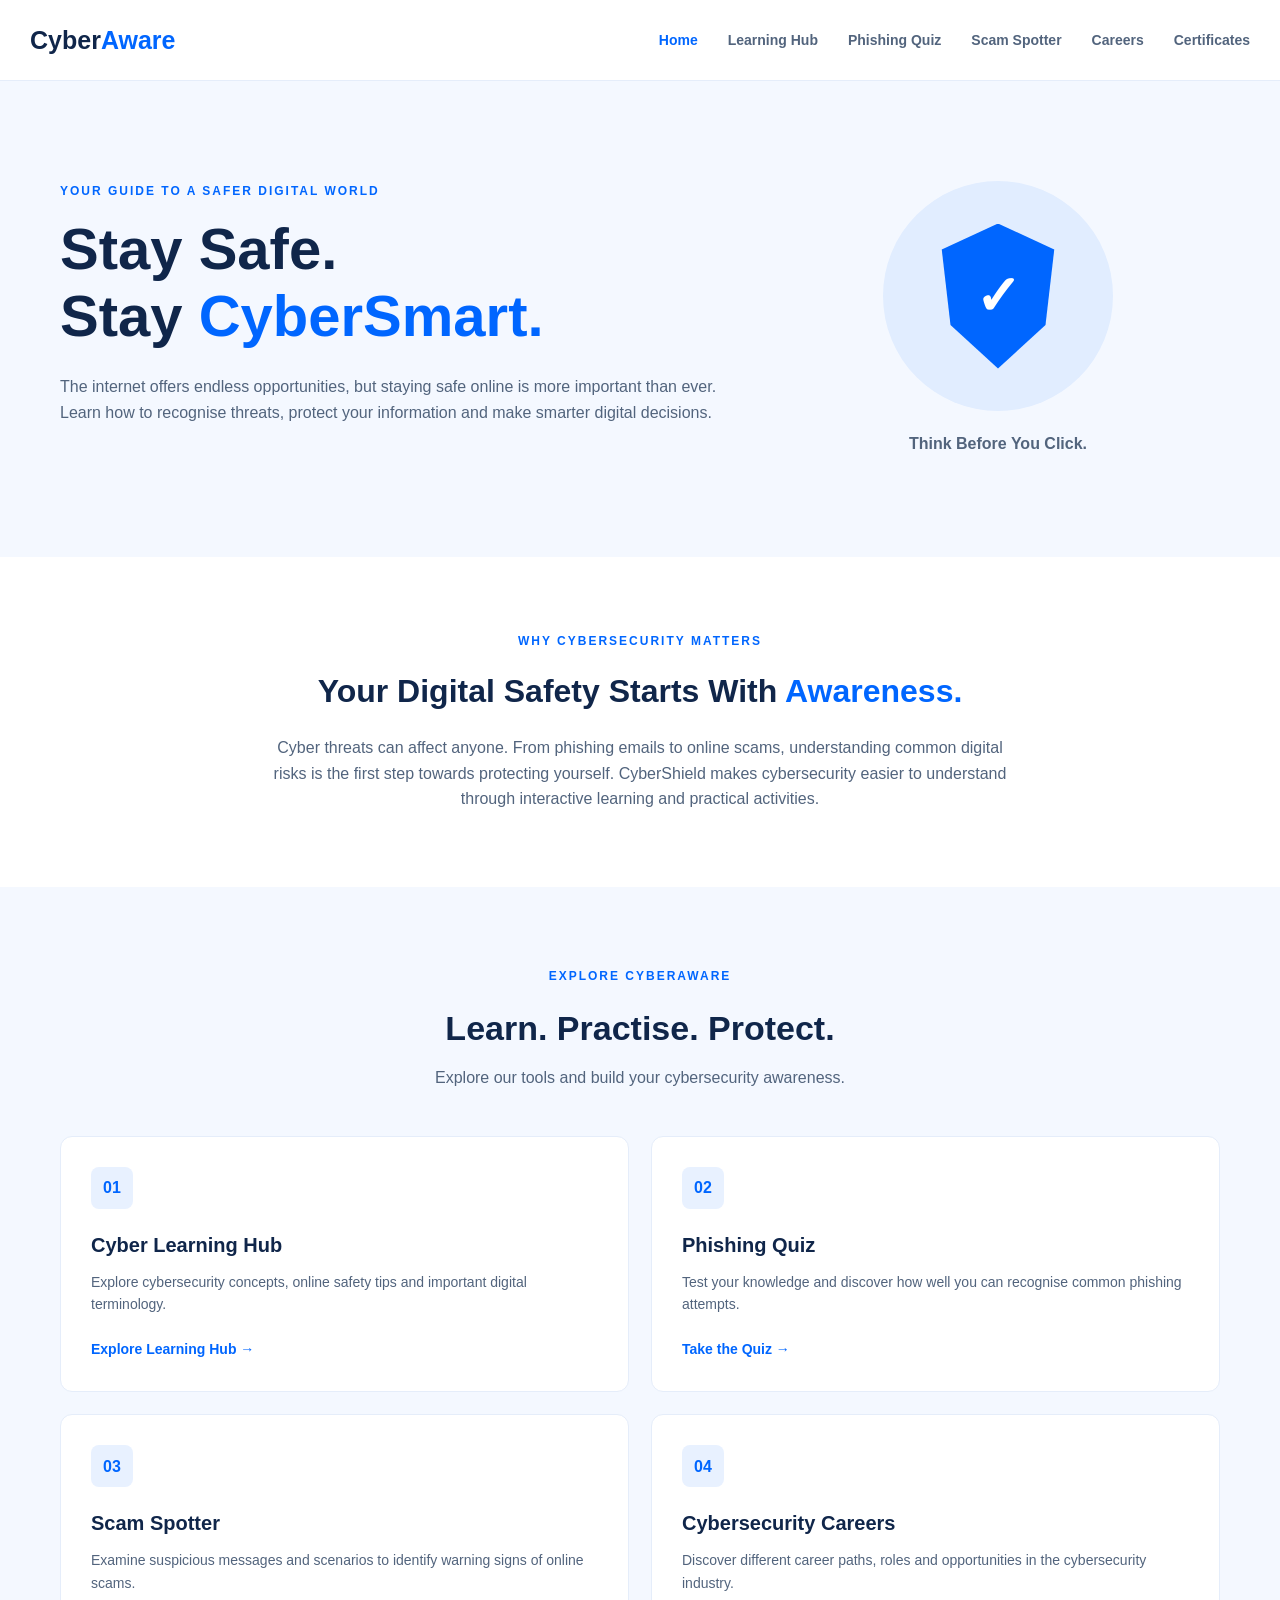
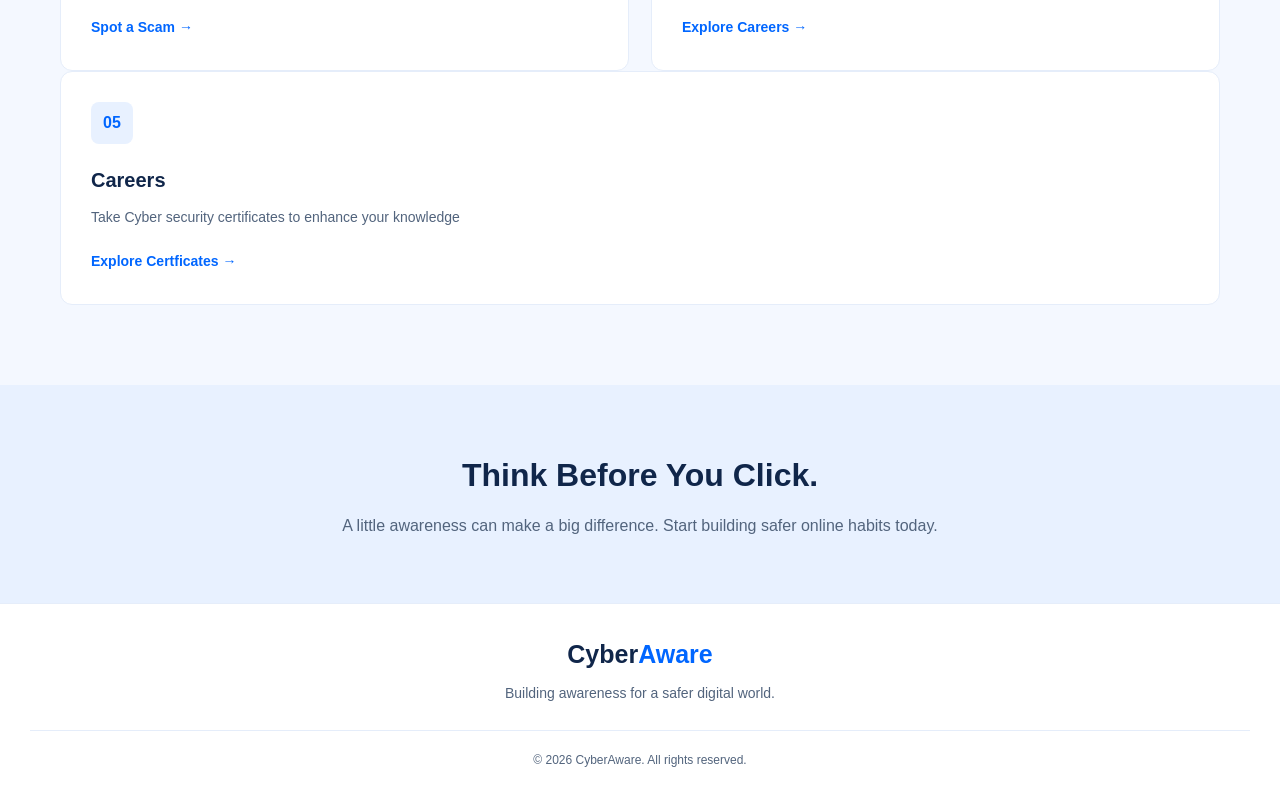
<file: index.html>
<!DOCTYPE html>
<html lang="en">

<head>
    <meta charset="UTF-8">
    <meta name="viewport" content="width=device-width, initial-scale=1.0">
    <title>CyberShield | Stay Safe Online</title>
    <link rel="stylesheet" href="index.css">
</head>

<body>

    <!-- Navigation Bar -->
    <header>
        <nav class="navbar">

            <a href="index.html" class="logo">
                Cyber<span>Aware</span>
            </a>

            <ul class="nav-links">
                <li><a href="index.html" class="active">Home</a></li>
                <li><a href="learning.html">Learning Hub</a></li>
                <li><a href="quiz.html">Phishing Quiz</a></li>
                <li><a href="scam-spotter.html">Scam Spotter</a></li>
                <li><a href="careers.html">Careers</a></li>
                <li><a href="certificates.html">Certificates</a></li>
            </ul>

        </nav>
    </header>


    <!-- Main Content -->
    <main>

        <!-- Hero Section -->
        <section class="hero">

            <div class="hero-content">

                <p class="eyebrow">
                    YOUR GUIDE TO A SAFER DIGITAL WORLD
                </p>

                <h1>
                    Stay Safe.<br>
                    Stay <span>CyberSmart.</span>
                </h1>

                <p class="hero-description">
                    The internet offers endless opportunities, but staying
                    safe online is more important than ever. Learn how to
                    recognise threats, protect your information and make
                    smarter digital decisions.
                </p>

            </div>


            <div class="hero-visual">

                <div class="shield-circle">
                    <div class="shield-icon">✓</div>
                </div>

                <p class="visual-caption">
                    Think Before You Click.
                </p>

            </div>

        </section>


        <!-- Introduction Section -->
        <section class="intro">

            <p class="eyebrow">WHY CYBERSECURITY MATTERS</p>

            <h2>
                Your Digital Safety Starts With
                <span>Awareness.</span>
            </h2>

            <p>
                Cyber threats can affect anyone. From phishing emails to
                online scams, understanding common digital risks is the
                first step towards protecting yourself. CyberShield makes
                cybersecurity easier to understand through interactive
                learning and practical activities.
            </p>

        </section>


        <section class="features">

            <div class="section-heading">

                <p class="eyebrow">EXPLORE CYBERAWARE</p>

                <h2>Learn. Practise. Protect.</h2>

                <p>
                    Explore our tools and build your cybersecurity awareness.
                </p>

            </div>


            <div class="feature-grid">
                <div class="feature-card">

                    <div class="feature-icon">01</div>

                    <h3>Cyber Learning Hub</h3>

                    <p>
                        Explore cybersecurity concepts, online safety tips
                        and important digital terminology.
                    </p>

                    <a href="learning.html">
                        Explore Learning Hub →
                    </a>

                </div>

                <div class="feature-card">

                    <div class="feature-icon">02</div>

                    <h3>Phishing Quiz</h3>

                    <p>
                        Test your knowledge and discover how well you can
                        recognise common phishing attempts.
                    </p>

                    <a href="quiz.html">
                        Take the Quiz →
                    </a>

                </div>

                <div class="feature-card">

                    <div class="feature-icon">03</div>

                    <h3>Scam Spotter</h3>

                    <p>
                        Examine suspicious messages and scenarios to
                        identify warning signs of online scams.
                    </p>

                    <a href="scam-spotter.html">
                        Spot a Scam →
                    </a>

                </div>

                <div class="feature-card">

                    <div class="feature-icon">04</div>

                    <h3>Cybersecurity Careers</h3>

                    <p>
                        Discover different career paths, roles and
                        opportunities in the cybersecurity industry.
                    </p>

                    <a href="careers.html">
                        Explore Careers →
                    </a>

                </div>

            </div>

            <div class="feature-card">

                    <div class="feature-icon">05</div>

                    <h3>Careers</h3>

                    <p>
                        Take Cyber security certificates to enhance your knowledge
                    </p>

                    <a href="certificates.html">
                        Explore Certficates →
                    </a>

                </div>

        </section>
        <section class="cta">

            <h2>Think Before You Click.</h2>

            <p>
                A little awareness can make a big difference.
                Start building safer online habits today.
            </p>

        </section>

    </main>

    <footer>

        <div class="footer-content">

            <a href="index.html" class="logo">
                Cyber<span>Aware</span>
            </a>

            <p>
                Building awareness for a safer digital world.
            </p>

        </div>

        <div class="footer-bottom">

            <p>© 2026 CyberAware. All rights reserved.</p>

        </div>

    </footer>

</body>

</html>
</file>
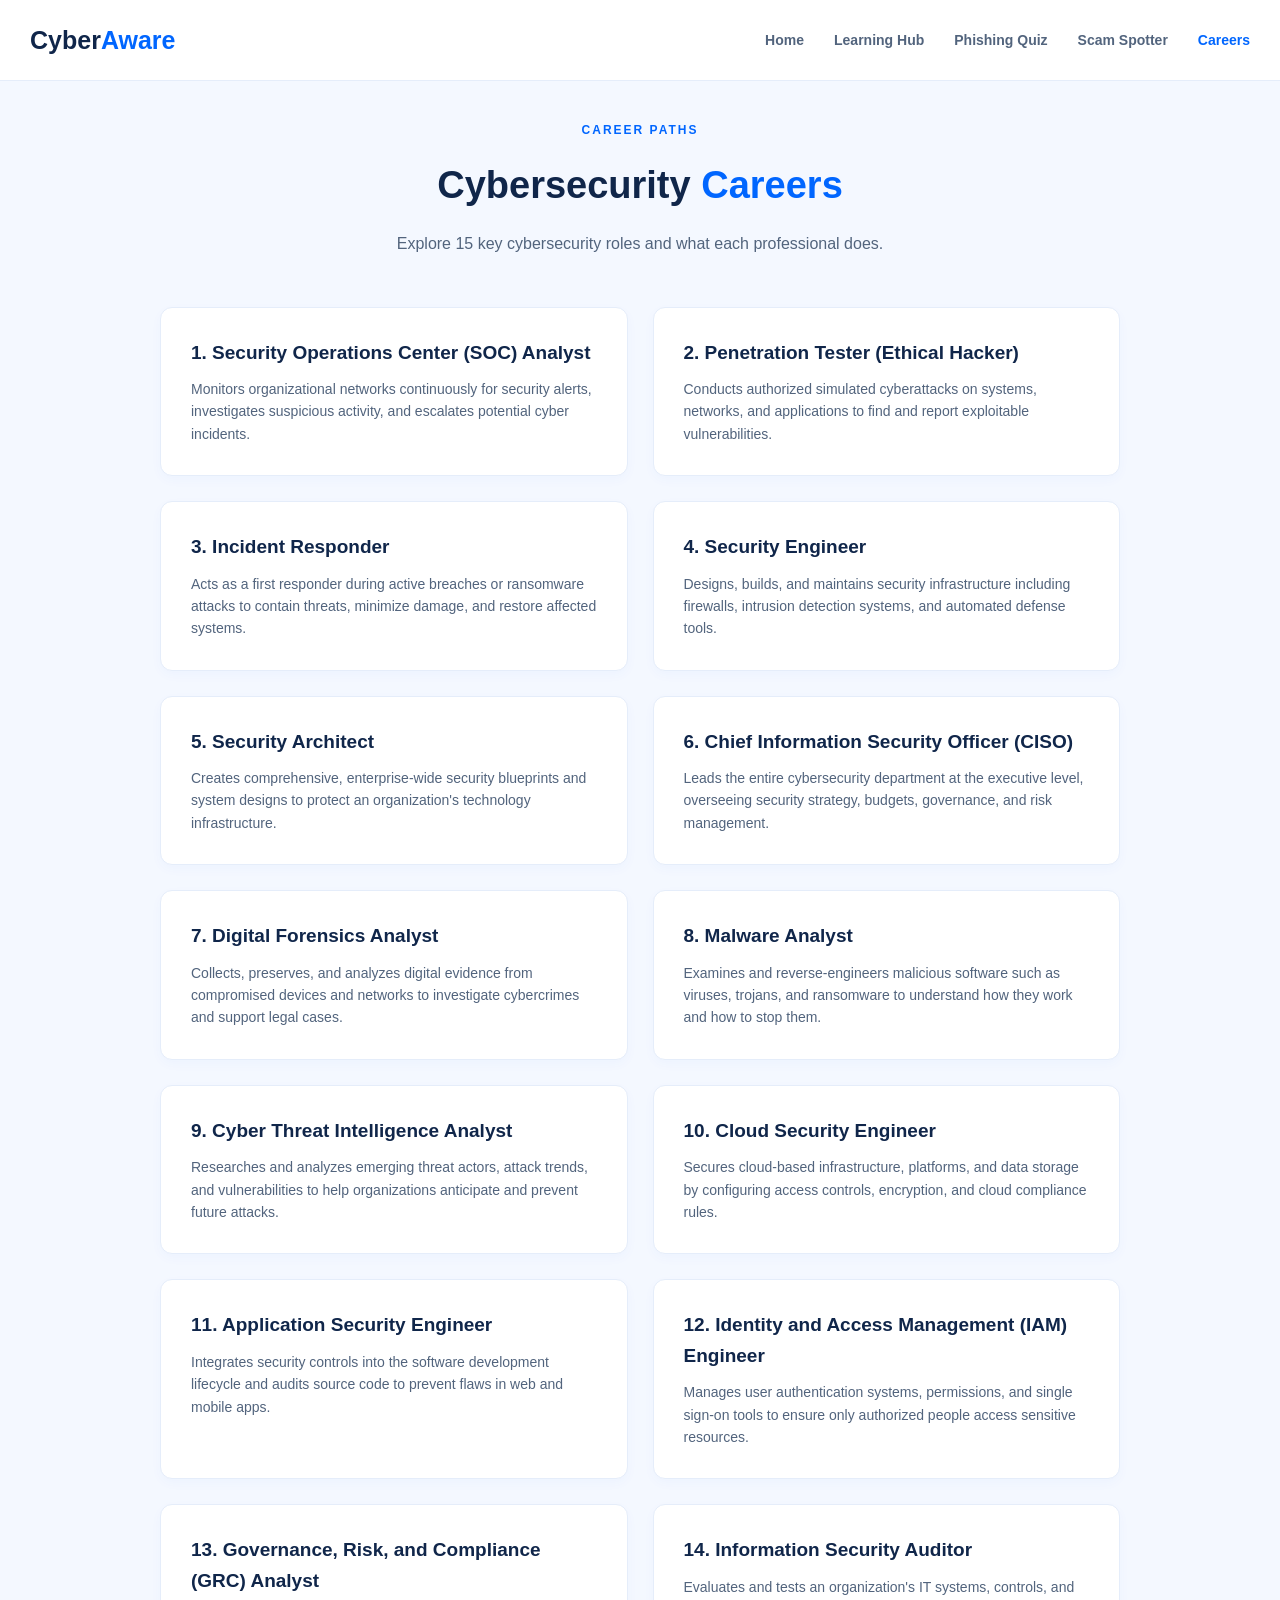
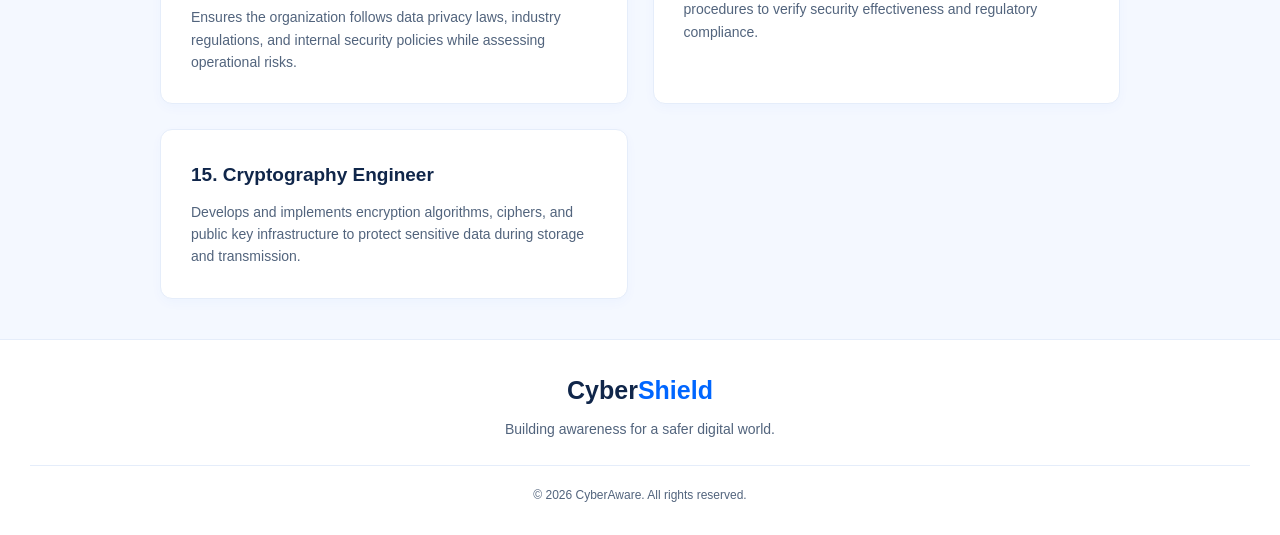
<file: careers.html>
<!DOCTYPE html>
<html lang="en">

<head>
    <meta charset="UTF-8">
    <meta name="viewport" content="width=device-width, initial-scale=1.0">
    <title>CyberAware | Cybersecurity Careers</title>
    <link rel="stylesheet" href="index.css">
    <link rel="stylesheet" href="careers.css">
</head>

<body>

    <header>
        <nav class="navbar">
            <a href="index.html" class="logo">Cyber<span>Aware</span></a>
            <ul class="nav-links">
                <li><a href="index.html">Home</a></li>
                <li><a href="learning.html">Learning Hub</a></li>
                <li><a href="quiz.html">Phishing Quiz</a></li>
                <li><a href="scam-spotter.html">Scam Spotter</a></li>
                <li><a href="careers.html" class="active">Careers</a></li>
            </ul>
        </nav>
    </header>

    <main class="careers-main">
        <section class="careers-header">
            <p class="eyebrow">CAREER PATHS</p>
            <h1>Cybersecurity <span>Careers</span></h1>
            <p>Explore 15 key cybersecurity roles and what each professional does.</p>
        </section>

        <div class="careers-grid">
            
            <div class="career-card">
                <h3>1. Security Operations Center (SOC) Analyst</h3>
                <p>Monitors organizational networks continuously for security alerts, investigates suspicious activity, and escalates potential cyber incidents.</p>
            </div>

            <div class="career-card">
                <h3>2. Penetration Tester (Ethical Hacker)</h3>
                <p>Conducts authorized simulated cyberattacks on systems, networks, and applications to find and report exploitable vulnerabilities.</p>
            </div>

            <div class="career-card">
                <h3>3. Incident Responder</h3>
                <p>Acts as a first responder during active breaches or ransomware attacks to contain threats, minimize damage, and restore affected systems.</p>
            </div>

            <div class="career-card">
                <h3>4. Security Engineer</h3>
                <p>Designs, builds, and maintains security infrastructure including firewalls, intrusion detection systems, and automated defense tools.</p>
            </div>

            <div class="career-card">
                <h3>5. Security Architect</h3>
                <p>Creates comprehensive, enterprise-wide security blueprints and system designs to protect an organization's technology infrastructure.</p>
            </div>

            <div class="career-card">
                <h3>6. Chief Information Security Officer (CISO)</h3>
                <p>Leads the entire cybersecurity department at the executive level, overseeing security strategy, budgets, governance, and risk management.</p>
            </div>

            <div class="career-card">
                <h3>7. Digital Forensics Analyst</h3>
                <p>Collects, preserves, and analyzes digital evidence from compromised devices and networks to investigate cybercrimes and support legal cases.</p>
            </div>

            <div class="career-card">
                <h3>8. Malware Analyst</h3>
                <p>Examines and reverse-engineers malicious software such as viruses, trojans, and ransomware to understand how they work and how to stop them.</p>
            </div>

            <div class="career-card">
                <h3>9. Cyber Threat Intelligence Analyst</h3>
                <p>Researches and analyzes emerging threat actors, attack trends, and vulnerabilities to help organizations anticipate and prevent future attacks.</p>
            </div>

            <div class="career-card">
                <h3>10. Cloud Security Engineer</h3>
                <p>Secures cloud-based infrastructure, platforms, and data storage by configuring access controls, encryption, and cloud compliance rules.</p>
            </div>

            <div class="career-card">
                <h3>11. Application Security Engineer</h3>
                <p>Integrates security controls into the software development lifecycle and audits source code to prevent flaws in web and mobile apps.</p>
            </div>

            <div class="career-card">
                <h3>12. Identity and Access Management (IAM) Engineer</h3>
                <p>Manages user authentication systems, permissions, and single sign-on tools to ensure only authorized people access sensitive resources.</p>
            </div>

            <div class="career-card">
                <h3>13. Governance, Risk, and Compliance (GRC) Analyst</h3>
                <p>Ensures the organization follows data privacy laws, industry regulations, and internal security policies while assessing operational risks.</p>
            </div>

            <div class="career-card">
                <h3>14. Information Security Auditor</h3>
                <p>Evaluates and tests an organization's IT systems, controls, and procedures to verify security effectiveness and regulatory compliance.</p>
            </div>

            <div class="career-card">
                <h3>15. Cryptography Engineer</h3>
                <p>Develops and implements encryption algorithms, ciphers, and public key infrastructure to protect sensitive data during storage and transmission.</p>
            </div>

        </div>
    </main>

    <footer>
        <div class="footer-content">
            <a href="index.html" class="logo">Cyber<span>Shield</span></a>
            <p>Building awareness for a safer digital world.</p>
        </div>
        <div class="footer-bottom">
            <p>© 2026 CyberAware. All rights reserved.</p>
        </div>
    </footer>

</body>

</html>
</file>
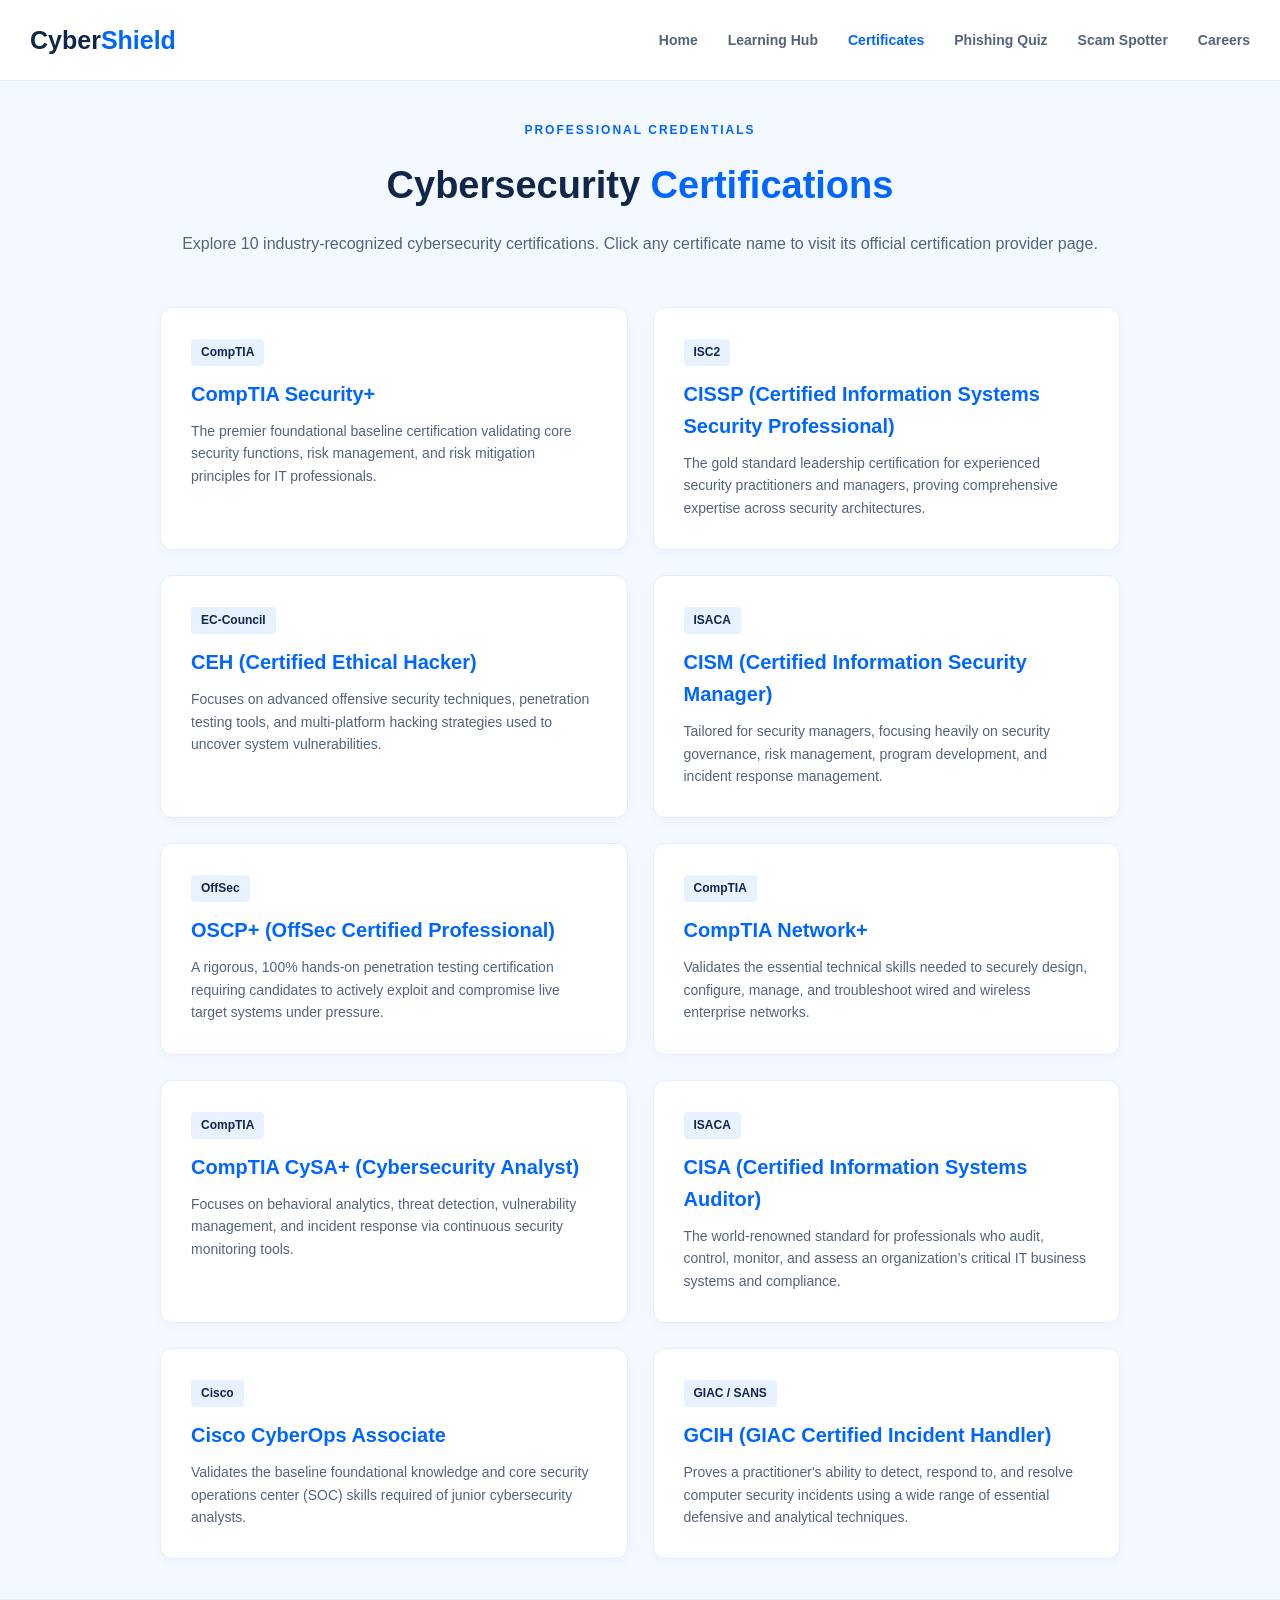
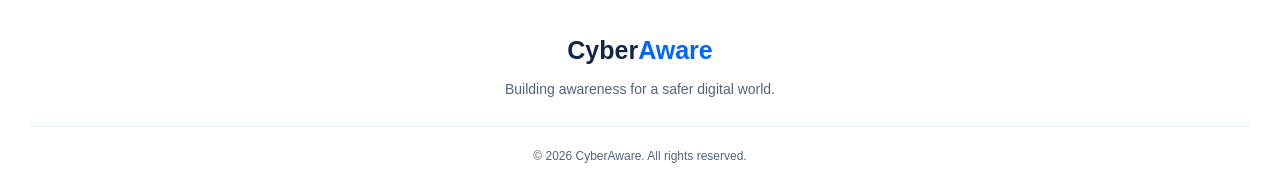
<file: certificates.html>
<!DOCTYPE html>
<html lang="en">

<head>
    <meta charset="UTF-8">
    <meta name="viewport" content="width=device-width, initial-scale=1.0">
    <title>CyberAware | Cybersecurity Certifications</title>
    <link rel="stylesheet" href="index.css">
    <link rel="stylesheet" href="certificates.css">
</head>

<body>

    <header>
        <nav class="navbar">
            <a href="index.html" class="logo">Cyber<span>Shield</span></a>
            <ul class="nav-links">
                <li><a href="index.html">Home</a></li>
                <li><a href="learning.html">Learning Hub</a></li>
                <li><a href="certificates.html" class="active">Certificates</a></li>
                <li><a href="quiz.html">Phishing Quiz</a></li>
                <li><a href="scam-spotter.html">Scam Spotter</a></li>
                <li><a href="careers.html">Careers</a></li>
            </ul>
        </nav>
    </header>

    <main class="certificates-main">
        <section class="certificates-header">
            <p class="eyebrow">PROFESSIONAL CREDENTIALS</p>
            <h1>Cybersecurity <span>Certifications</span></h1>
            <p>Explore 10 industry-recognized cybersecurity certifications. Click any certificate name to visit its official certification provider page.</p>
        </section>

        <div class="certs-grid">
            
            <div class="cert-card">
                <span class="cert-org">CompTIA</span>
                <h3><a href="https://www.comptia.org/certifications/security" target="_blank">CompTIA Security+</a></h3>
                <p>The premier foundational baseline certification validating core security functions, risk management, and risk mitigation principles for IT professionals.</p>
            </div>

            <div class="cert-card">
                <span class="cert-org">ISC2</span>
                <h3><a href="https://www.isc2.org/certifications/cissp" target="_blank">CISSP (Certified Information Systems Security Professional)</a></h3>
                <p>The gold standard leadership certification for experienced security practitioners and managers, proving comprehensive expertise across security architectures.</p>
            </div>

            <div class="cert-card">
                <span class="cert-org">EC-Council</span>
                <h3><a href="https://www.eccouncil.org/train-certify/certified-ethical-hacker-ceh/" target="_blank">CEH (Certified Ethical Hacker)</a></h3>
                <p>Focuses on advanced offensive security techniques, penetration testing tools, and multi-platform hacking strategies used to uncover system vulnerabilities.</p>
            </div>

            <div class="cert-card">
                <span class="cert-org">ISACA</span>
                <h3><a href="https://www.isaca.org/credentialing/cism" target="_blank">CISM (Certified Information Security Manager)</a></h3>
                <p>Tailored for security managers, focusing heavily on security governance, risk management, program development, and incident response management.</p>
            </div>

            <div class="cert-card">
                <span class="cert-org">OffSec</span>
                <h3><a href="https://www.offsec.com/" target="_blank">OSCP+ (OffSec Certified Professional)</a></h3>
                <p>A rigorous, 100% hands-on penetration testing certification requiring candidates to actively exploit and compromise live target systems under pressure.</p>
            </div>

            <div class="cert-card">
                <span class="cert-org">CompTIA</span>
                <h3><a href="https://www.comptia.org/certifications/network" target="_blank">CompTIA Network+</a></h3>
                <p>Validates the essential technical skills needed to securely design, configure, manage, and troubleshoot wired and wireless enterprise networks.</p>
            </div>

            <div class="cert-card">
                <span class="cert-org">CompTIA</span>
                <h3><a href="https://www.comptia.org/certifications/cybersecurity-analyst" target="_blank">CompTIA CySA+ (Cybersecurity Analyst)</a></h3>
                <p>Focuses on behavioral analytics, threat detection, vulnerability management, and incident response via continuous security monitoring tools.</p>
            </div>

            <div class="cert-card">
                <span class="cert-org">ISACA</span>
                <h3><a href="https://www.isaca.org/credentialing/cisa" target="_blank">CISA (Certified Information Systems Auditor)</a></h3>
                <p>The world-renowned standard for professionals who audit, control, monitor, and assess an organization’s critical IT business systems and compliance.</p>
            </div>

            <div class="cert-card">
                <span class="cert-org">Cisco</span>
                <h3><a href="https://www.cisco.com/c/en/us/training-events/training-certifications/certifications/associate/cyberops-associate.html" target="_blank">Cisco CyberOps Associate</a></h3>
                <p>Validates the baseline foundational knowledge and core security operations center (SOC) skills required of junior cybersecurity analysts.</p>
            </div>

            <div class="cert-card">
                <span class="cert-org">GIAC / SANS</span>
                <h3><a href="https://www.giac.org/certifications/certified-incident-handler-gcih/" target="_blank">GCIH (GIAC Certified Incident Handler)</a></h3>
                <p>Proves a practitioner's ability to detect, respond to, and resolve computer security incidents using a wide range of essential defensive and analytical techniques.</p>
            </div>

        </div>
    </main>

    <footer>
        <div class="footer-content">
            <a href="index.html" class="logo">Cyber<span>Aware</span></a>
            <p>Building awareness for a safer digital world.</p>
        </div>
        <div class="footer-bottom">
            <p>© 2026 CyberAware. All rights reserved.</p>
        </div>
    </footer>

</body>

</html>
</file>
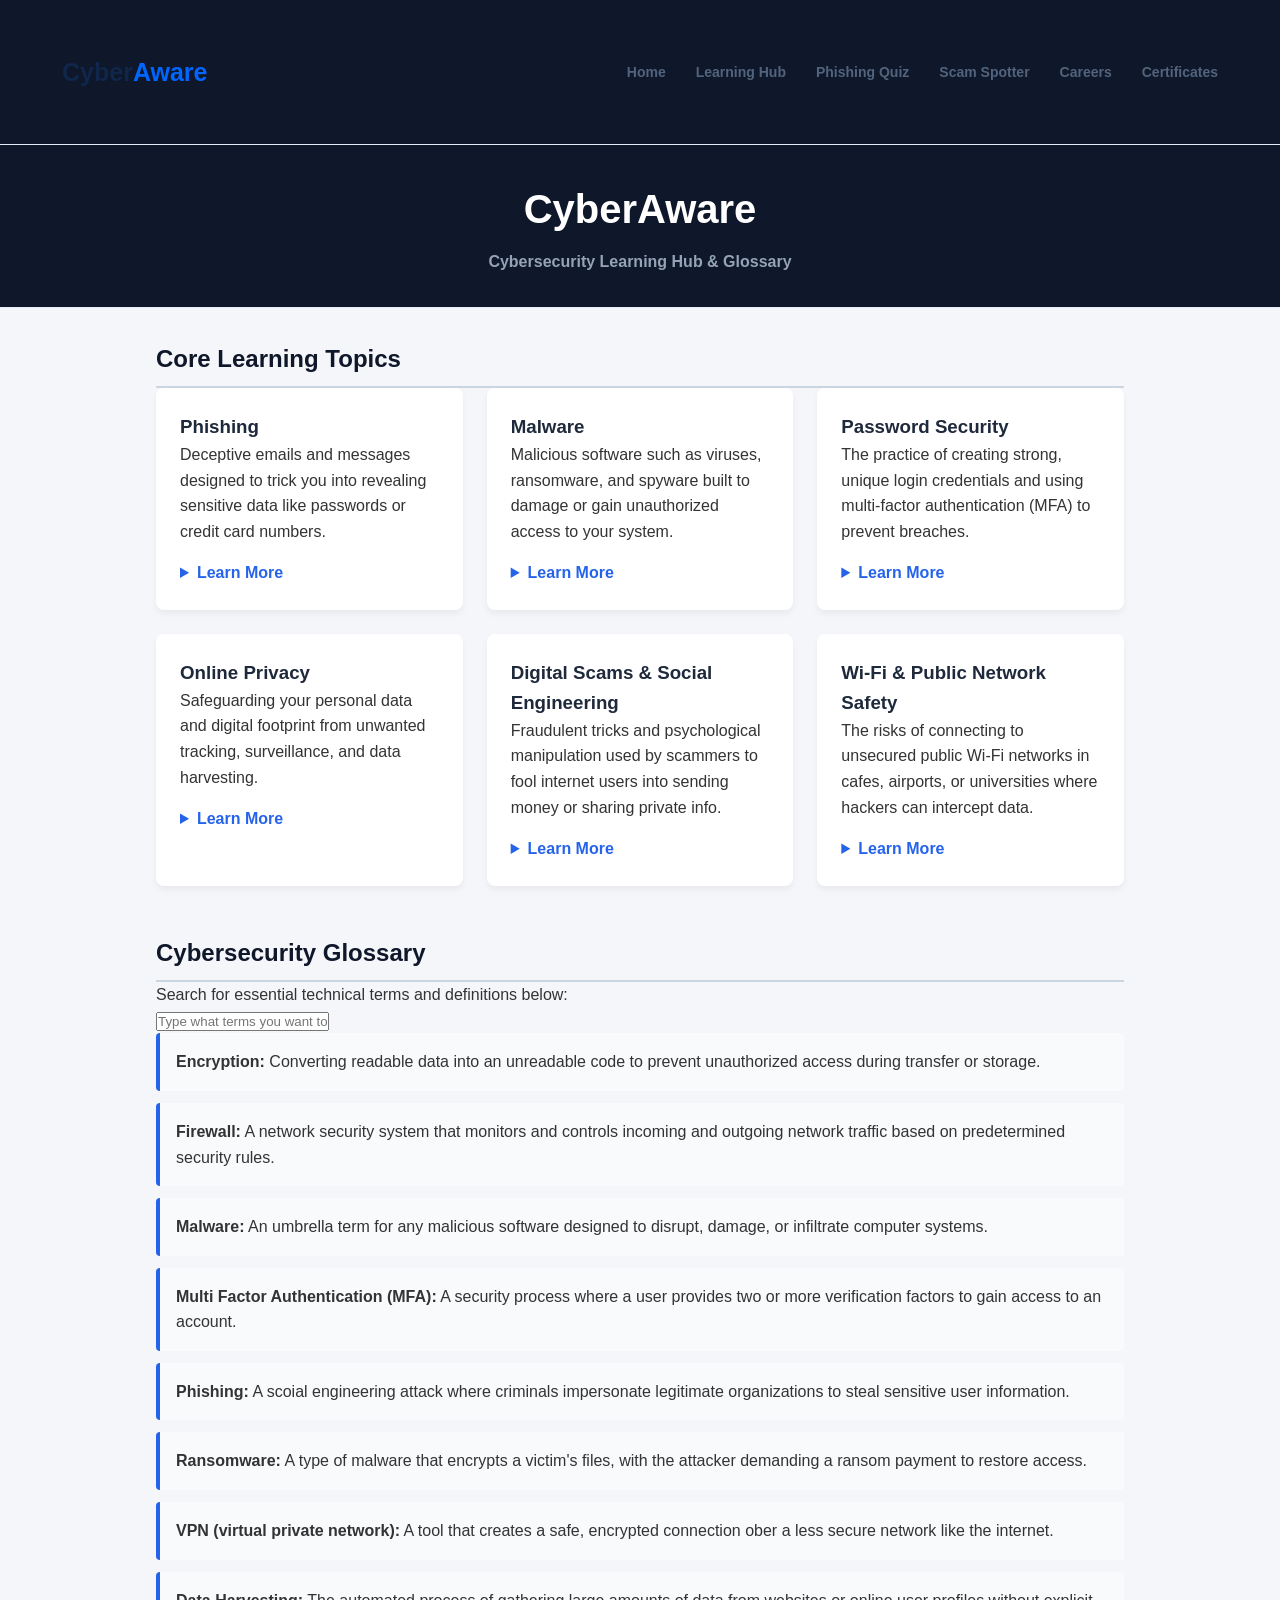
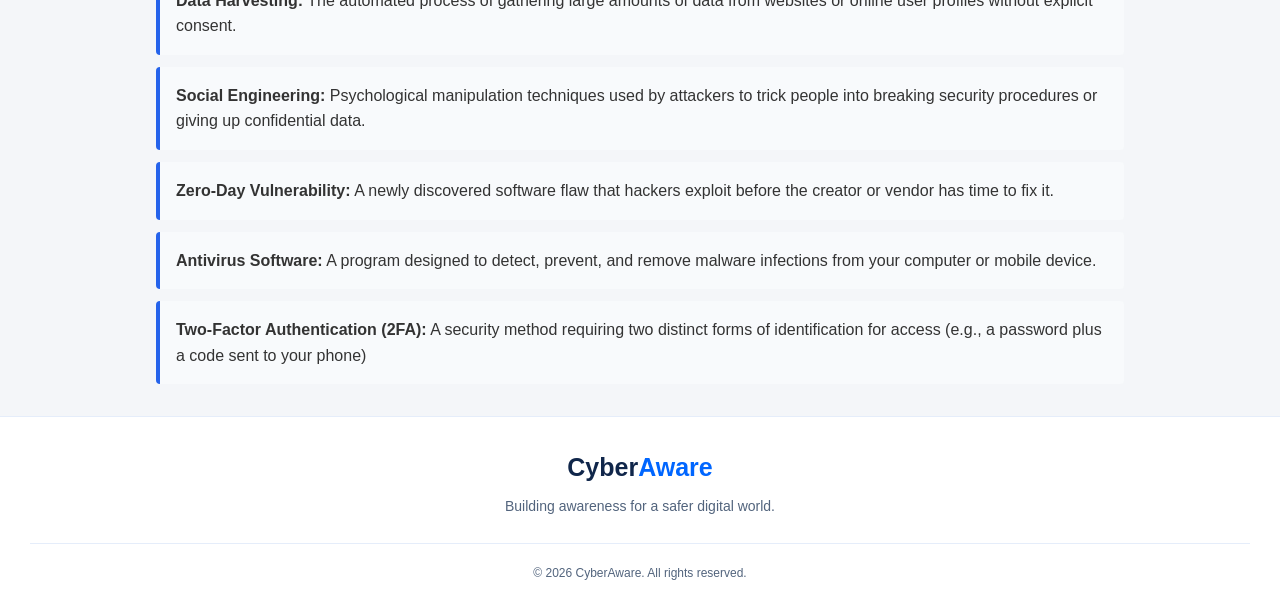
<file: learning.html>
<!DOCTYPE html>
<html lang="en">
    <head>
        <meta charset="UTF-8">
        <meta name="viewport" content="width=device-width, initial-scale=1.0">
        <title>Cybersecurity Learning Hub</title>
        <link rel="stylesheet" href="learning.css">
    </head>

    <body>
        <header>
            <nav class="navbar">

            <a href="index.html" class="logo">
                Cyber<span>Aware</span>
            </a>

            <ul class="nav-links">
                <li><a href="index.html">Home</a></li>
                <li><a href="learning.html">Learning Hub</a></li>
                <li><a href="quiz.html">Phishing Quiz</a></li>
                <li><a href="scam-spotter.html">Scam Spotter</a></li>
                <li><a href="careers.html">Careers</a></li>
                <li><a href="certificates.html">Certificates</a></li>
                
            </ul>

            </nav>
        </header>

        <header>   
        <h1>CyberAware</h1>
        <p><b>Cybersecurity Learning Hub & Glossary</b></p>
        </header>

        <div class="container">
            <h2> Core Learning Topics </h2>
            <div class="topicgrid">
                <div class="card">
                    <h3>Phishing</h3>
                    <p>Deceptive emails and messages designed to trick you into revealing sensitive data like passwords or credit card numbers.</p>
                    <details>
                        <summary>Learn More</summary>
                        <p>Always check sender email addresses carefully. Watch out for urgent language, spelling mistakes, and unexpected attachments or links.</p>
                    </details>
                </div>

                <div class="card">
                    <h3>Malware</h3>
                    <p>Malicious software such as viruses, ransomware, and spyware built to damage or gain unauthorized access to your system.</p>
                    <details>
                        <summary>Learn More</summary>
                        <p>Keep your operating system and antivirus software updated. Avoid downloading files or clicking links from unknown sources.</p>
                    </details>
                </div>

                <div class="card">
                    <h3>Password Security</h3>
                    <p>The practice of creating strong, unique login credentials and using multi-factor authentication (MFA) to prevent breaches.</p>
                    <details>
                        <summary>Learn More</summary>
                        <p>Use long passwords combining letters, numbers, and symbols. Never reuse the same password across multiple websites.</p>
                    </details>
                </div>

                <div class="card">
                    <h3>Online Privacy</h3>
                    <p>Safeguarding your personal data and digital footprint from unwanted tracking, surveillance, and data harvesting.</p>
                    <details>
                        <summary>Learn More</summary>
                        <p>Review privacy settings on social media platforms, use secure browsers, and be cautious about what personal details you share online.</p>
                    </details>
                </div>

                <div class="card">
                    <h3>Digital Scams & Social Engineering</h3>
                    <p>Fraudulent tricks and psychological manipulation used by scammers to fool internet users into sending money or sharing private info.</p>
                    <details>
                        <summary>Learn More</summary>
                        <p>Be skeptical of unexpected prize winnings, urgent requests for money from unknown accounts, or offers that sound too good to be true.</p>
                    </details>
                </div>

                <div class="card">
                    <h3>Wi-Fi & Public Network Safety</h3>
                    <p>The risks of connecting to unsecured public Wi-Fi networks in cafes, airports, or universities where hackers can intercept data.</p>
                    <details>
                        <summary>Learn More</summary>
                        <p>Avoid logging into sensitive bank accounts or entering passwords on public Wi-Fi unless you are using a secure VPN to encrypt your connection</p>
                    </details>
                </div>

            </div>

            <div class="Glossary section">
                <h2>Cybersecurity Glossary</h2>
                <p>Search for essential technical terms and definitions below:</p>
                <input type="text" id="Glossarysearch" placeholder="Type what terms you want to search for e.g. firewall, encryption, etc">

                <ul id="Glossarylist">
                    <li><b>Encryption:</b> Converting readable data into an unreadable code to prevent unauthorized access during transfer or storage.</li>
                    <li><b>Firewall:</b> A network security system that monitors and controls incoming and outgoing network traffic based on predetermined security rules.</li>
                    <li><b>Malware:</b> An umbrella term for any malicious software designed to disrupt, damage, or infiltrate computer systems.</li>
                    <li><b>Multi Factor Authentication (MFA):</b> A security process where a user provides two or more verification factors to gain access to an account.</li>
                    <li><b>Phishing:</b> A scoial engineering attack where criminals impersonate legitimate organizations to steal sensitive user information.</li>
                    <li><b>Ransomware:</b> A type of malware that encrypts a victim's files, with the attacker demanding a ransom payment to restore access.</li>
                    <li><b>VPN (virtual private network):</b> A tool that creates a safe, encrypted connection ober a less secure network like the internet.</li>
                    <li><b>Data Harvesting:</b> The automated process of gathering large amounts of data from websites or online user profiles without explicit consent.</li>
                    <li><b>Social Engineering:</b> Psychological manipulation techniques used by attackers to trick people into breaking security procedures or giving up confidential data.</li>
                    <li><b>Zero-Day Vulnerability:</b> A newly discovered software flaw that hackers exploit before the creator or vendor has time to fix it.</li>
                    <li><b>Antivirus Software:</b> A program designed to detect, prevent, and remove malware infections from your computer or mobile device.</li>
                    <li><b>Two-Factor Authentication (2FA):</b> A security method requiring two distinct forms of identification for access (e.g., a password plus a code sent to your phone)</li>
                </ul>
            </div> 

        </div>

        <script src="learning.js"></script>

        <footer>

            <div class="footer-content">

            <a href="index.html" class="logo">
                Cyber<span>Aware</span>
            </a>

            <p>Building awareness for a safer digital world.</p>

            </div>

            <div class="footer-bottom">
                <p>© 2026 CyberAware. All rights reserved.</p>
            </div>

        </footer>
    </body>
</html>
</file>
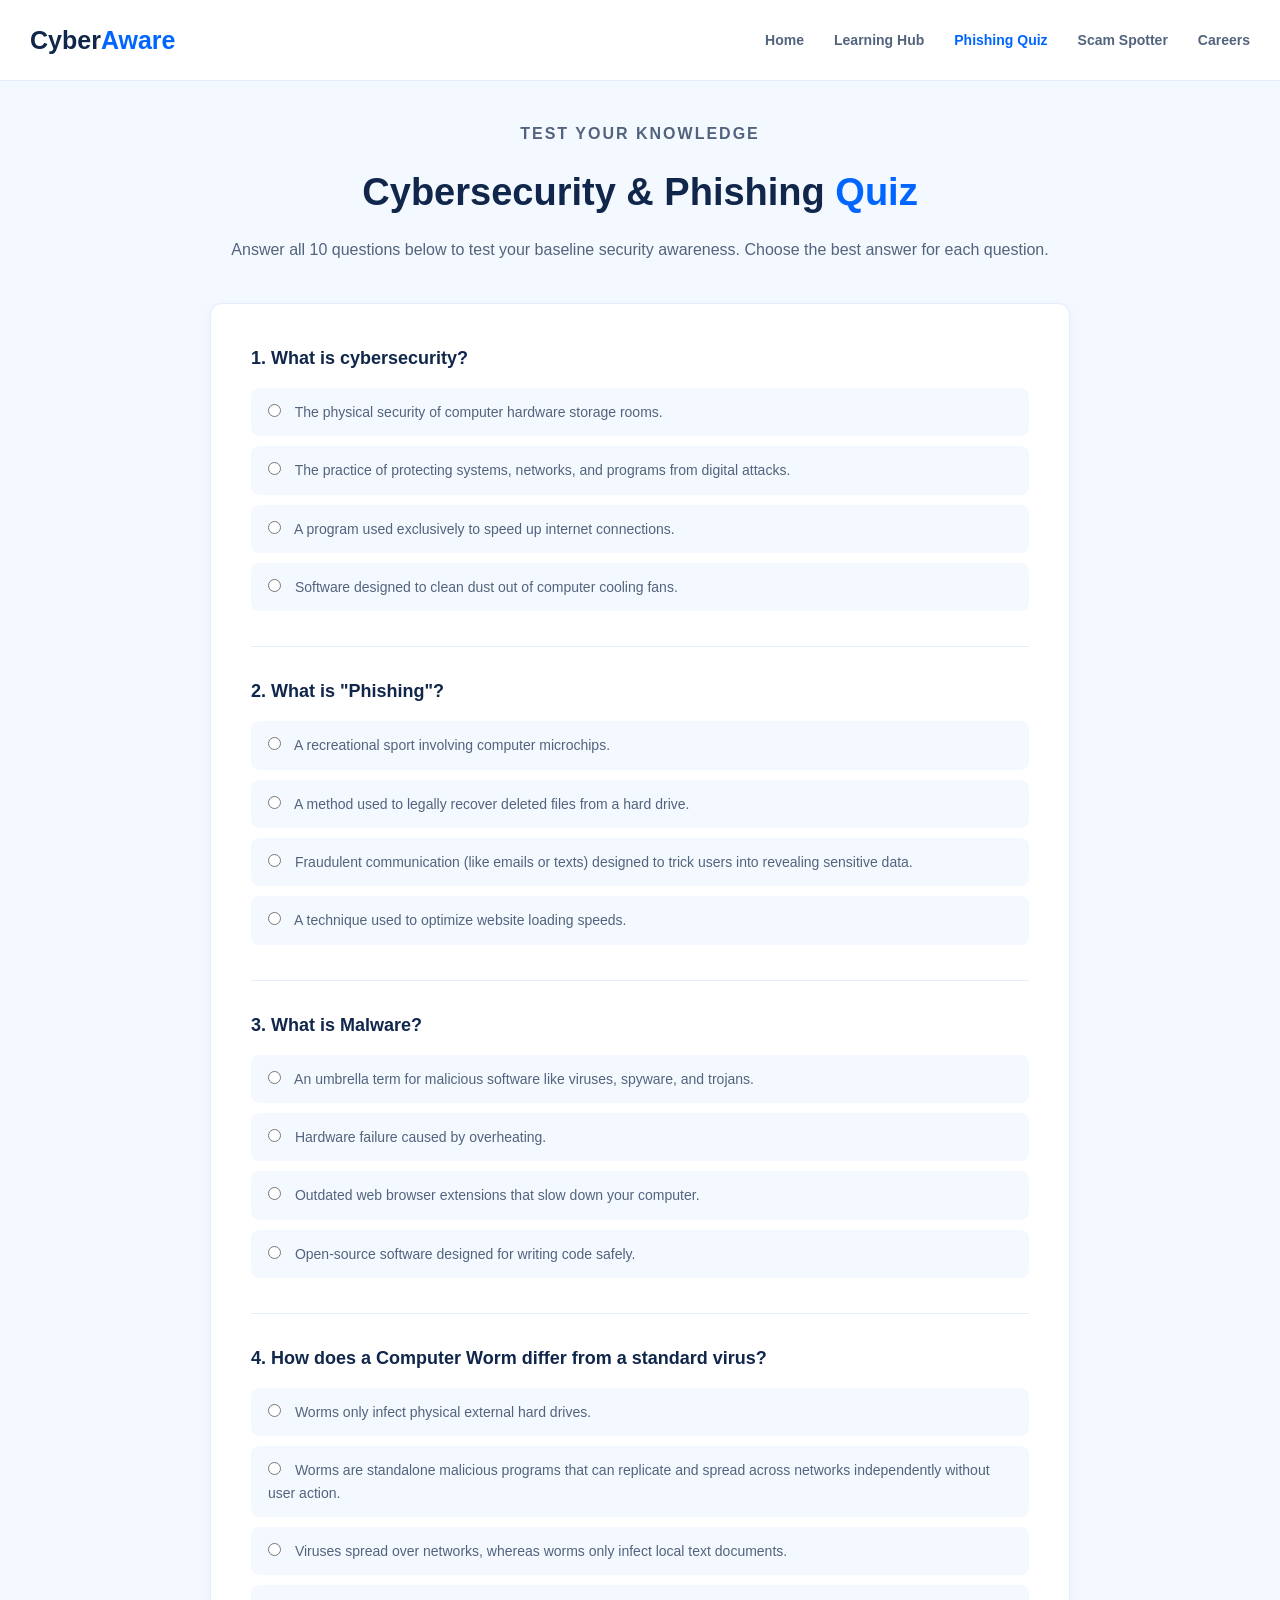
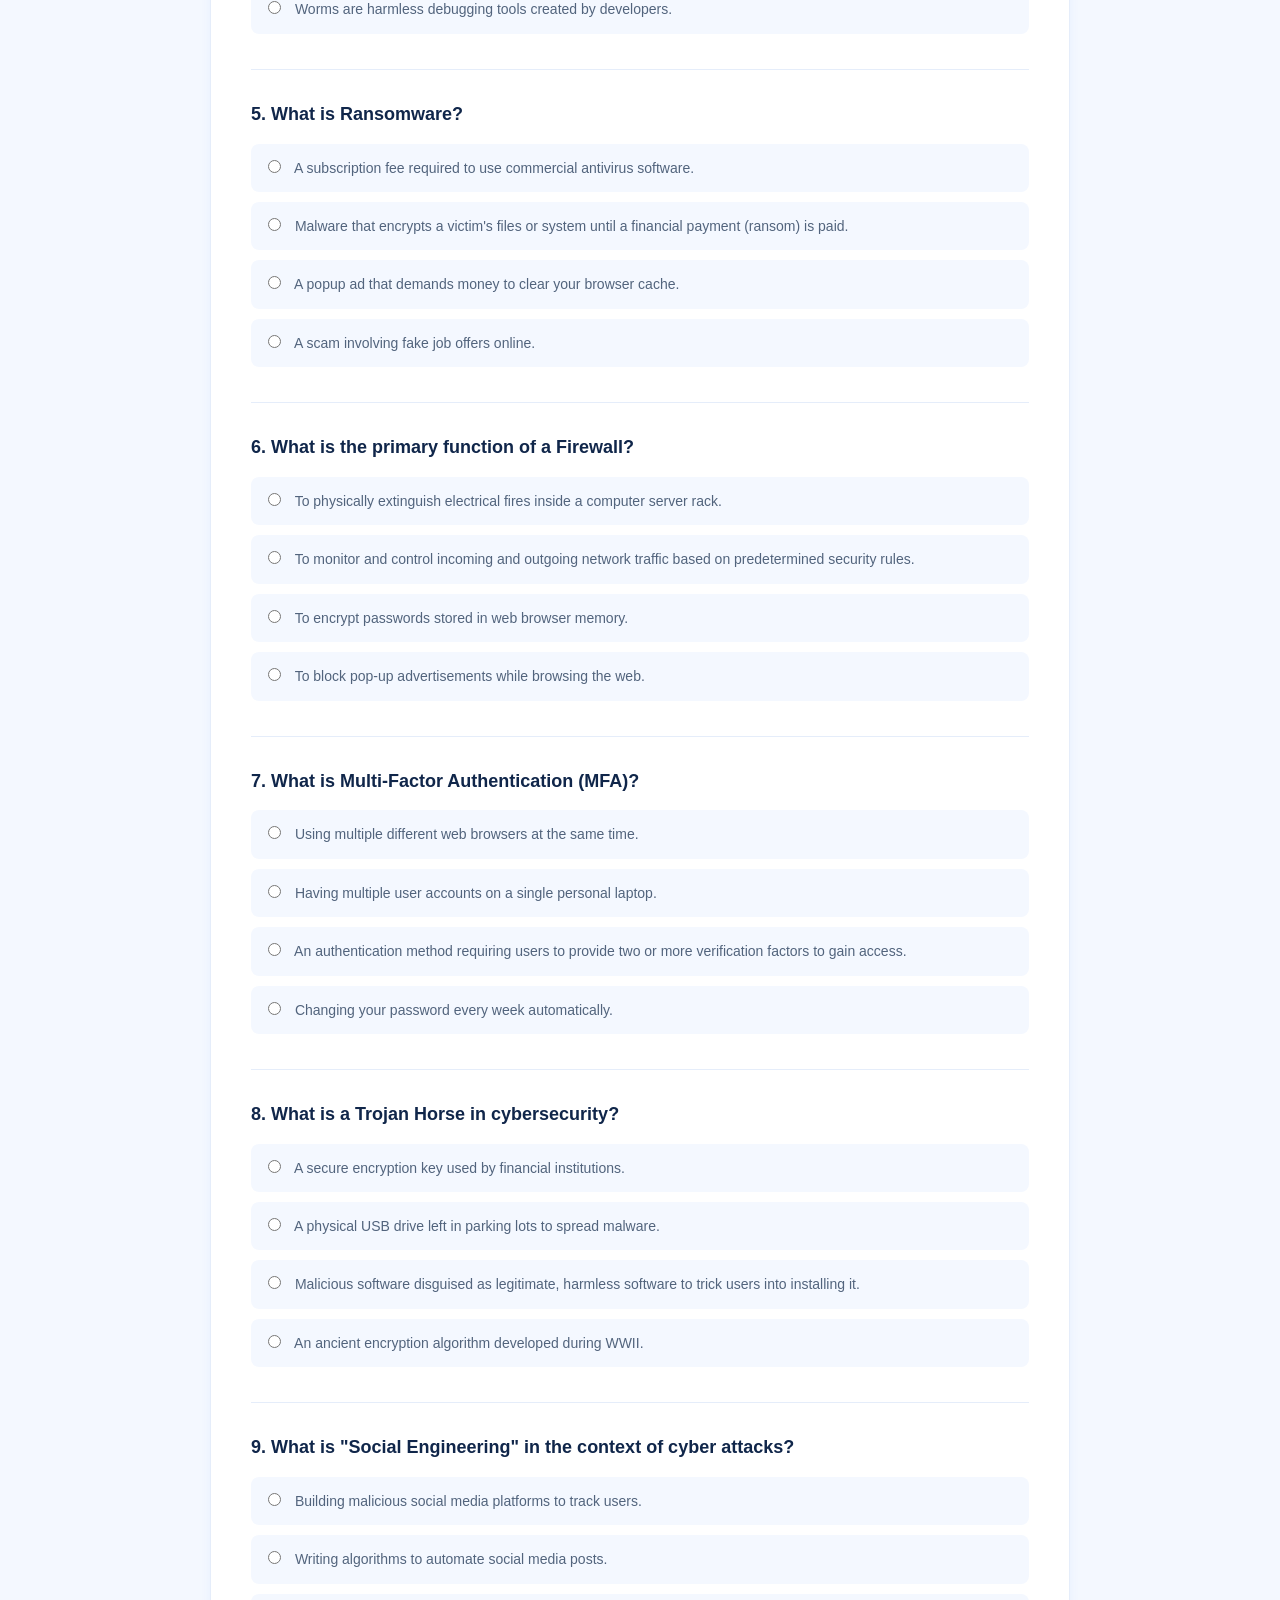
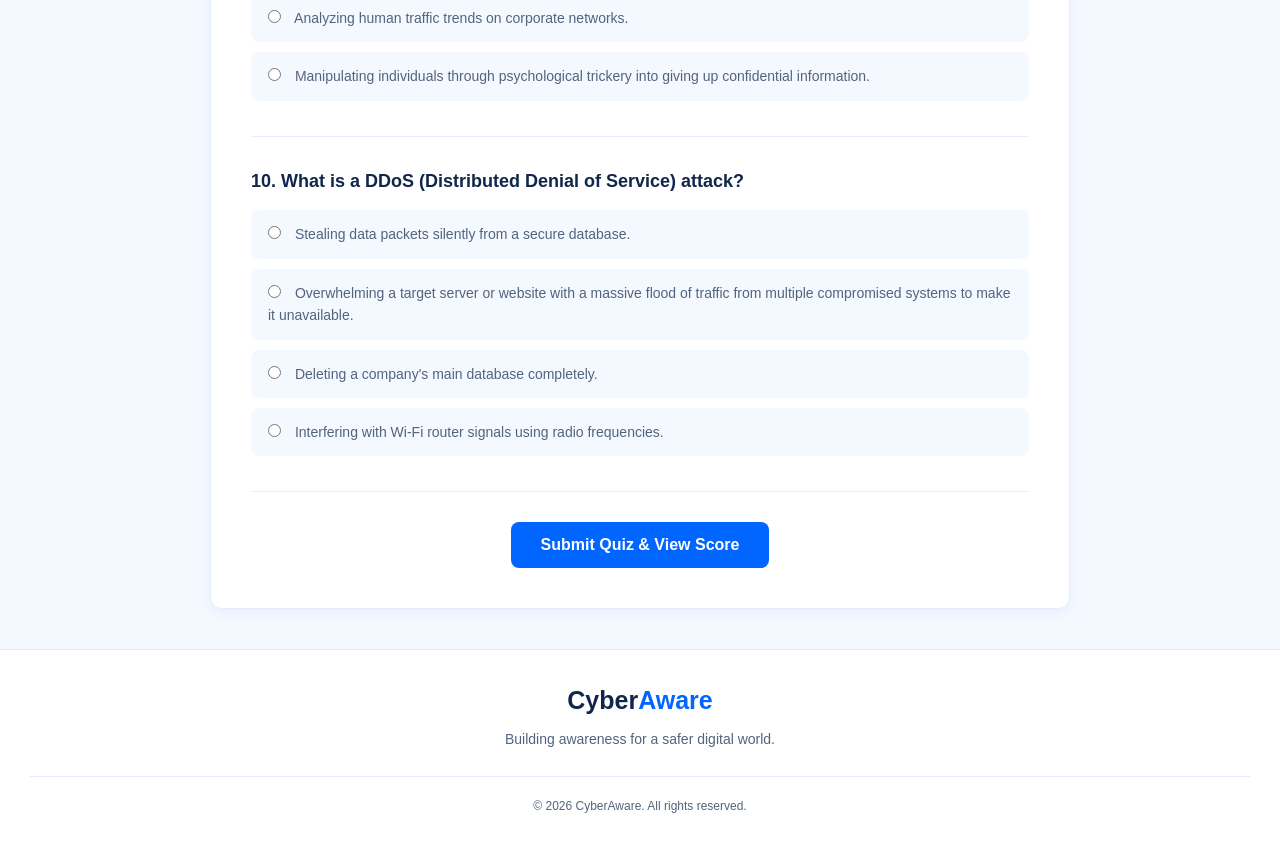
<file: quiz.html>
<!DOCTYPE html>
<html lang="en">

<head>
    <meta charset="UTF-8">
    <meta name="viewport" content="width=device-width, initial-scale=1.0">
    <title>CyberAware | Phishing & Security Quiz</title>
    <link rel="stylesheet" href="index.css">
    <link rel="stylesheet" href="quiz.css">
</head>

<body>

    <header>
        <nav class="navbar">
            <a href="index.html" class="logo">Cyber<span>Aware</span></a>
            <ul class="nav-links">
                <li><a href="index.html">Home</a></li>
                <li><a href="learning.html">Learning Hub</a></li>
                <li><a href="quiz.html" class="active">Phishing Quiz</a></li>
                <li><a href="scam-spotter.html">Scam Spotter</a></li>
                <li><a href="careers.html">Careers</a></li>
            </ul>
        </nav>
    </header>

    <main class="quiz-main">
        <section class="quiz-header">
            <p class="eyebrow">TEST YOUR KNOWLEDGE</p>
            <h1>Cybersecurity & Phishing <span>Quiz</span></h1>
            <p>Answer all 10 questions below to test your baseline security awareness. Choose the best answer for each question.</p>
        </section>

        <section class="quiz-container">
            <form id="cyberQuiz">
                
                <div class="question-card" data-question="1">
                    <h3>1. What is cybersecurity?</h3>
                    <label><input type="radio" name="q1" value="wrong"> The physical security of computer hardware storage rooms.</label>
                    <label><input type="radio" name="q1" value="correct"> The practice of protecting systems, networks, and programs from digital attacks.</label>
                    <label><input type="radio" name="q1" value="wrong"> A program used exclusively to speed up internet connections.</label>
                    <label><input type="radio" name="q1" value="wrong"> Software designed to clean dust out of computer cooling fans.</label>
                </div>

                <div class="question-card" data-question="2">
                    <h3>2. What is "Phishing"?</h3>
                    <label><input type="radio" name="q2" value="wrong"> A recreational sport involving computer microchips.</label>
                    <label><input type="radio" name="q2" value="wrong"> A method used to legally recover deleted files from a hard drive.</label>
                    <label><input type="radio" name="q2" value="correct"> Fraudulent communication (like emails or texts) designed to trick users into revealing sensitive data.</label>
                    <label><input type="radio" name="q2" value="wrong"> A technique used to optimize website loading speeds.</label>
                </div>

                <div class="question-card" data-question="3">
                    <h3>3. What is Malware?</h3>
                    <label><input type="radio" name="q3" value="correct"> An umbrella term for malicious software like viruses, spyware, and trojans.</label>
                    <label><input type="radio" name="q3" value="wrong"> Hardware failure caused by overheating.</label>
                    <label><input type="radio" name="q3" value="wrong"> Outdated web browser extensions that slow down your computer.</label>
                    <label><input type="radio" name="q3" value="wrong"> Open-source software designed for writing code safely.</label>
                </div>

                <div class="question-card" data-question="4">
                    <h3>4. How does a Computer Worm differ from a standard virus?</h3>
                    <label><input type="radio" name="q4" value="wrong"> Worms only infect physical external hard drives.</label>
                    <label><input type="radio" name="q4" value="correct"> Worms are standalone malicious programs that can replicate and spread across networks independently without user action.</label>
                    <label><input type="radio" name="q4" value="wrong"> Viruses spread over networks, whereas worms only infect local text documents.</label>
                    <label><input type="radio" name="q4" value="wrong"> Worms are harmless debugging tools created by developers.</label>
                </div>

                <div class="question-card" data-question="5">
                    <h3>5. What is Ransomware?</h3>
                    <label><input type="radio" name="q5" value="wrong"> A subscription fee required to use commercial antivirus software.</label>
                    <label><input type="radio" name="q5" value="correct"> Malware that encrypts a victim's files or system until a financial payment (ransom) is paid.</label>
                    <label><input type="radio" name="q5" value="wrong"> A popup ad that demands money to clear your browser cache.</label>
                    <label><input type="radio" name="q5" value="wrong"> A scam involving fake job offers online.</label>
                </div>

                <div class="question-card" data-question="6">
                    <h3>6. What is the primary function of a Firewall?</h3>
                    <label><input type="radio" name="q6" value="wrong"> To physically extinguish electrical fires inside a computer server rack.</label>
                    <label><input type="radio" name="q6" value="correct"> To monitor and control incoming and outgoing network traffic based on predetermined security rules.</label>
                    <label><input type="radio" name="q6" value="wrong"> To encrypt passwords stored in web browser memory.</label>
                    <label><input type="radio" name="q6" value="wrong"> To block pop-up advertisements while browsing the web.</label>
                </div>

                <div class="question-card" data-question="7">
                    <h3>7. What is Multi-Factor Authentication (MFA)?</h3>
                    <label><input type="radio" name="q7" value="wrong"> Using multiple different web browsers at the same time.</label>
                    <label><input type="radio" name="q7" value="wrong"> Having multiple user accounts on a single personal laptop.</label>
                    <label><input type="radio" name="q7" value="correct"> An authentication method requiring users to provide two or more verification factors to gain access.</label>
                    <label><input type="radio" name="q7" value="wrong"> Changing your password every week automatically.</label>
                </div>

                <div class="question-card" data-question="8">
                    <h3>8. What is a Trojan Horse in cybersecurity?</h3>
                    <label><input type="radio" name="q8" value="wrong"> A secure encryption key used by financial institutions.</label>
                    <label><input type="radio" name="q8" value="wrong"> A physical USB drive left in parking lots to spread malware.</label>
                    <label><input type="radio" name="q8" value="correct"> Malicious software disguised as legitimate, harmless software to trick users into installing it.</label>
                    <label><input type="radio" name="q8" value="wrong"> An ancient encryption algorithm developed during WWII.</label>
                </div>

                <div class="question-card" data-question="9">
                    <h3>9. What is "Social Engineering" in the context of cyber attacks?</h3>
                    <label><input type="radio" name="q9" value="wrong"> Building malicious social media platforms to track users.</label>
                    <label><input type="radio" name="q9" value="wrong"> Writing algorithms to automate social media posts.</label>
                    <label><input type="radio" name="q9" value="wrong"> Analyzing human traffic trends on corporate networks.</label>
                    <label><input type="radio" name="q9" value="correct"> Manipulating individuals through psychological trickery into giving up confidential information.</label>
                </div>

                <div class="question-card" data-question="10">
                    <h3>10. What is a DDoS (Distributed Denial of Service) attack?</h3>
                    <label><input type="radio" name="q10" value="wrong"> Stealing data packets silently from a secure database.</label>
                    <label><input type="radio" name="q10" value="correct"> Overwhelming a target server or website with a massive flood of traffic from multiple compromised systems to make it unavailable.</label>
                    <label><input type="radio" name="q10" value="wrong"> Deleting a company's main database completely.</label>
                    <label><input type="radio" name="q10" value="wrong"> Interfering with Wi-Fi router signals using radio frequencies.</label>
                </div>

                <div class="quiz-submit-container">
                    <button type="button" id="submitQuiz" class="quiz-btn">Submit Quiz & View Score</button>
                </div>
            </form>

            <div id="quizResult" class="quiz-result hidden">
                <h2>Your Score: <span id="scoreDisplay">0</span> / 10</h2>
                <p id="resultMessage"></p>
                <button id="retryQuiz" class="quiz-btn">Retake Quiz</button>
            </div>
        </section>
    </main>

    <footer>
        <div class="footer-content">
            <a href="index.html" class="logo">Cyber<span>Aware</span></a>
            <p>Building awareness for a safer digital world.</p>
        </div>
        <div class="footer-bottom">
            <p>© 2026 CyberAware. All rights reserved.</p>
        </div>
    </footer>

    <script>
        document.getElementById('submitQuiz').addEventListener('click', function() {
            let score = 0;
            let answeredAll = true;

            for (let i = 1; i <= 10; i++) {
                const radios = document.getElementsByName('q' + i);
                let selected = false;
                for (let radio of radios) {
                    if (radio.checked) {
                        selected = true;
                        if (radio.value === 'correct') {
                            score++;
                        }
                    }
                }
                if (!selected) {
                    answeredAll = false;
                }
            }

            if (!answeredAll) {
                alert('Please answer all 10 questions before submitting!');
                return;
            }

            document.getElementById('cyberQuiz').style.display = 'none';
            const resultDiv = document.getElementById('quizResult');
            resultDiv.classList.remove('hidden');
            document.getElementById('scoreDisplay').textContent = score;

            const msg = document.getElementById('resultMessage');
            if (score === 10) {
                msg.textContent = "Outstanding! You're a true CyberShield expert!";
            } else if (score >= 7) {
                msg.textContent = "Great job! You have a strong grasp of cybersecurity basics.";
            } else if (score >= 4) {
                msg.textContent = "Not bad, but review the Learning Hub to brush up on security fundamentals!";
            } else {
                msg.textContent = "Keep learning! Check out our Learning Hub guides to improve your online safety awareness.";
            }
        });

        document.getElementById('retryQuiz').addEventListener('click', function() {
            document.getElementById('cyberQuiz').reset();
            document.getElementById('cyberQuiz').style.display = 'block';
            document.getElementById('quizResult').classList.add('hidden');
        });
    </script>
</body>
</html>
</file>
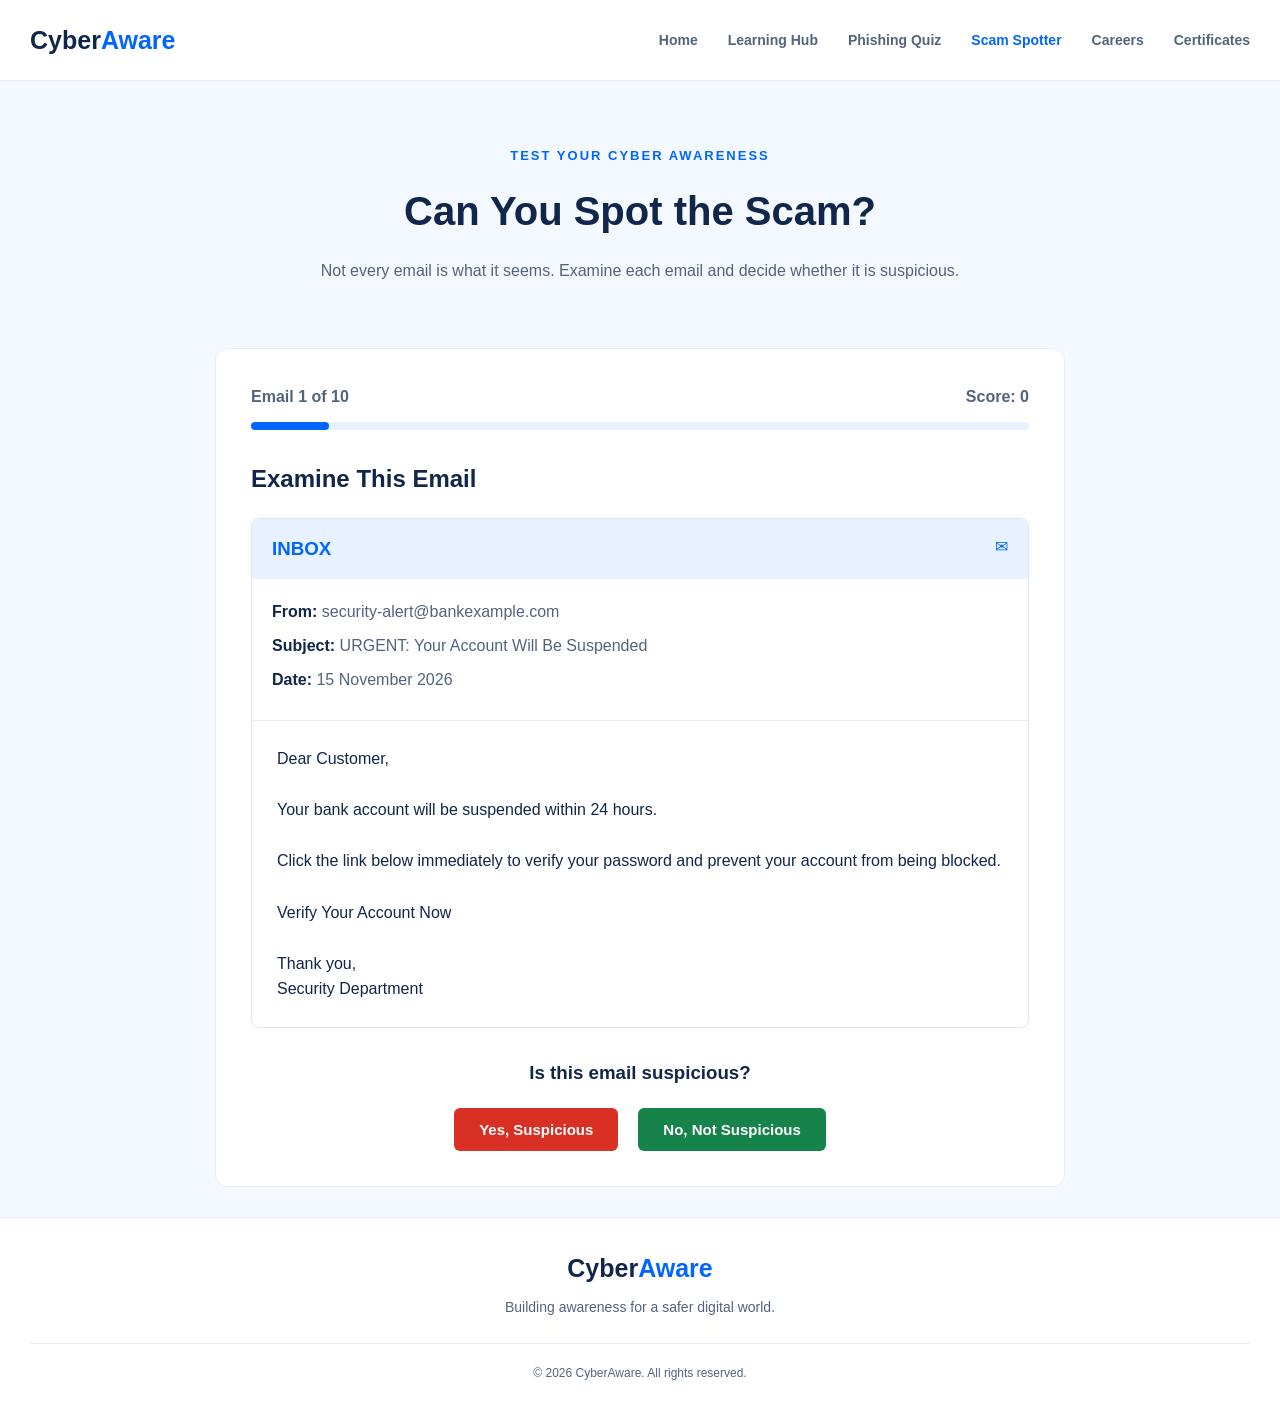
<file: scam-spotter.html>
<!DOCTYPE html>
<html lang="en">

<head>
    <meta charset="UTF-8">
    <meta name="viewport" content="width=device-width, initial-scale=1.0">

    <title>Scam Spotter | CyberShield</title>

    <link rel="stylesheet" href="scam-spotter.css">
</head>

<body>

    <header>
        <nav class="navbar">

            <a href="index.html" class="logo">
                Cyber<span>Aware</span>
            </a>

            <ul class="nav-links">
                <li><a href="index.html">Home</a></li>
                <li><a href="learning.html">Learning Hub</a></li>
                <li><a href="quiz.html">Phishing Quiz</a></li>
                <li><a href="scam-spotter.html" class="active">Scam Spotter</a></li>
                <li><a href="careers.html">Careers</a></li>
                <li><a href="certificates.html">Certificates</a></li>

            </ul>

        </nav>
    </header>

    <section class="hero">

        <p class="section-label">TEST YOUR CYBER AWARENESS</p>

        <h1>Can You Spot the Scam?</h1>

        <p>
            Not every email is what it seems.
            Examine each email and decide whether it is suspicious.
        </p>

    </section>


    <section class="quiz-section">

        <div class="quiz-container">

            <div class="quiz-top">

                <p id="questionNumber">Email 1 of 10</p>

                <p id="score">Score: 0</p>

            </div>

            <div class="progress-bar">
                <div id="progress"></div>
            </div>


            <h2>Examine This Email</h2>

            <div class="email-card">

                <div class="email-heading">

                    <h3>INBOX</h3>

                    <span>✉</span>

                </div>

                <div class="email-details">

                    <p><strong>From:</strong> <span id="sender"></span></p>

                    <p><strong>Subject:</strong> <span id="subject"></span></p>

                    <p><strong>Date:</strong> <span id="date"></span></p>

                </div>

                <div class="email-body" id="emailBody"></div>

            </div>

            <div id="answerSection">

                <h3>Is this email suspicious?</h3>

                <div class="answer-buttons">

                    <button id="yesButton">Yes, Suspicious</button>

                    <button id="noButton">No, Not Suspicious</button>

                </div>

            </div>

            <div id="feedback" class="feedback">

                <h3 id="feedbackTitle"></h3>

                <p id="feedbackDescription"></p>

                <h4>Why?</h4>

                <ul id="reasonList"></ul>

                <button id="nextButton">Next Email</button>

            </div>

            <div id="finalResult" class="final-result">

                <h2>Quiz Completed!</h2>

                <p id="finalScore"></p>

                <p id="finalMessage"></p>

                <button id="restartButton">Try Again</button>

            </div>

        </div>

    </section>


    <footer>

        <div class="footer-content">

            <a href="index.html" class="logo">
                Cyber<span>Aware</span>
            </a>

            <p>Building awareness for a safer digital world.</p>

        </div>

        <div class="footer-bottom">
            <p>© 2026 CyberAware. All rights reserved.</p>
        </div>

    </footer>


    <script src="scam-spotter.js"></script>

</body>

</html>
</file>
<file: index.css>
* {
    margin: 0;
    padding: 0;
    box-sizing: border-box;
}

body {
    font-family: Arial, Helvetica, sans-serif;
    background-color: #F4F8FF;
    color: #10264A;
    line-height: 1.6;
}

a {
    text-decoration: none;
}



header {
    background-color: white;
    border-bottom: 1px solid #E5EDFA;
}

.navbar {
    padding: 20px 30px;
    display: flex;
    justify-content: space-between;
    align-items: center;
}

.logo {
    font-size: 25px;
    font-weight: bold;
    color: #10264A;
}

.logo span {
    color: #0066FF;
}

.nav-links {
    list-style: none;
    display: flex;
    gap: 30px;
}

.nav-links a {
    color: #52647D;
    font-size: 14px;
    font-weight: bold;
}

.nav-links a:hover {
    color: #0066FF;
}

.nav-links a.active {
    color: #0066FF;
}


.hero {
    padding: 100px 60px;
    display: flex;
    align-items: center;
    justify-content: space-between;
    gap: 50px;
}

.hero-content {
    width: 60%;
}

.eyebrow {
    color: #0066FF;
    font-size: 12px;
    font-weight: bold;
    letter-spacing: 2px;
    margin-bottom: 15px;
}

.hero h1 {
    font-size: 58px;
    line-height: 1.15;
    margin-bottom: 25px;
    color: #10264A;
}

.hero h1 span {
    color: #0066FF;
}

.hero-description {
    color: #52647D;
    font-size: 16px;
    margin-bottom: 30px;
}



.hero-visual {
    width: 40%;
    display: flex;
    flex-direction: column;
    align-items: center;
}

.shield-circle {
    width: 230px;
    height: 230px;
    border-radius: 50%;
    background-color: #E1EDFF;
    display: flex;
    align-items: center;
    justify-content: center;
}

.shield-icon {
    width: 125px;
    height: 145px;
    background-color: #0066FF;
    color: white;

    clip-path: polygon(
        50% 0%,
        95% 18%,
        88% 70%,
        50% 100%,
        12% 70%,
        5% 18%
    );

    display: flex;
    justify-content: center;
    align-items: center;

    font-size: 55px;
    font-weight: bold;
}

.visual-caption {
    color: #52647D;
    font-weight: bold;
    margin-top: 20px;
}



.intro {
    background-color: white;
    text-align: center;
    padding: 75px 60px;
}

.intro h2 {
    font-size: 32px;
    margin-bottom: 18px;
}

.intro h2 span {
    color: #0066FF;
}

.intro > p:last-child {
    width: 750px;
    margin: auto;
    color: #52647D;
}



.features {
    padding: 80px 60px;
}

.section-heading {
    text-align: center;
    margin-bottom: 45px;
}

.section-heading h2 {
    font-size: 34px;
    margin-bottom: 10px;
}

.section-heading > p:last-child {
    color: #52647D;
}

.feature-grid {
    display: grid;
    grid-template-columns: repeat(2, 1fr);
    gap: 22px;
}

.feature-card {
    background-color: white;
    padding: 30px;
    border: 1px solid #E5EDFA;
    border-radius: 12px;
}

.feature-card:hover {
    border-color: #0066FF;
}

.feature-icon {
    width: 42px;
    height: 42px;
    border-radius: 8px;
    background-color: #E8F1FF;
    color: #0066FF;

    display: flex;
    justify-content: center;
    align-items: center;

    font-weight: bold;
    margin-bottom: 20px;
}

.feature-card h3 {
    font-size: 20px;
    margin-bottom: 10px;
}

.feature-card p {
    color: #52647D;
    font-size: 14px;
    margin-bottom: 20px;
}

.feature-card a {
    color: #0066FF;
    font-size: 14px;
    font-weight: bold;
}

.feature-card a:hover {
    text-decoration: underline;
}



.cta {
    background-color: #E8F1FF;
    text-align: center;
    padding: 65px 25px;
}

.cta h2 {
    font-size: 32px;
    margin-bottom: 12px;
}

.cta p {
    color: #52647D;
}



footer {
    background-color: white;
    border-top: 1px solid #E5EDFA;
    padding: 30px;
}

.footer-content {
    text-align: center;
}

.footer-content p {
    color: #52647D;
    font-size: 14px;
    margin-top: 8px;
}

.footer-bottom {
    border-top: 1px solid #E5EDFA;
    margin-top: 25px;
    padding-top: 20px;
    text-align: center;
    color: #52647D;
    font-size: 12px;
}
</file>
<file: careers.css>
.careers-main {
    max-width: 1000px;
    margin: 40px auto;
    padding: 0 20px;
}

.careers-header {
    text-align: center;
    margin-bottom: 50px;
}

.careers-header h1 {
    font-size: 38px;
    color: #10264A;
    margin: 10px 0 15px 0;
}

.careers-header h1 span {
    color: #0066FF;
}

.careers-header p:last-child {
    color: #52647D;
}

.careers-grid {
    display: grid;
    grid-template-columns: repeat(2, 1fr);
    gap: 25px;
}

.career-card {
    background: white;
    padding: 30px;
    border-radius: 12px;
    border: 1px solid #E5EDFA;
    box-shadow: 0 4px 12px rgba(0, 102, 255, 0.03);
}

.career-card:hover {
    border-color: #0066FF;
}

.career-card h3 {
    font-size: 19px;
    color: #10264A;
    margin-bottom: 10px;
}

.career-card p {
    color: #52647D;
    font-size: 14px;
    line-height: 1.6;
}

@media (max-width: 768px) {
    .careers-grid {
        grid-template-columns: 1fr;
    }
}
</file>
<file: certificates.css>
.certificates-main {
    max-width: 1000px;
    margin: 40px auto;
    padding: 0 20px;
}

.certificates-header {
    text-align: center;
    margin-bottom: 50px;
}

.certificates-header h1 {
    font-size: 38px;
    color: #10264A;
    margin: 10px 0 15px 0;
}

.certificates-header h1 span {
    color: #0066FF;
}

.certificates-header p:last-child {
    color: #52647D;
}

.certs-grid {
    display: grid;
    grid-template-columns: repeat(2, 1fr);
    gap: 25px;
}

.cert-card {
    background: white;
    padding: 30px;
    border-radius: 12px;
    border: 1px solid #E5EDFA;
    box-shadow: 0 4px 12px rgba(0, 102, 255, 0.03);
}

.cert-card:hover {
    border-color: #0066FF;
}

.cert-org {
    display: inline-block;
    font-size: 12px;
    font-weight: bold;
    color: #10264A;
    background: #E8F1FF;
    padding: 4px 10px;
    border-radius: 4px;
    margin-bottom: 12px;
}

.cert-card h3 {
    margin-bottom: 10px;
}

.cert-card h3 a {
    color: #0066FF;
    font-size: 20px;
    text-decoration: none;
}

.cert-card h3 a:hover {
    text-decoration: underline;
}

.cert-card p {
    color: #52647D;
    font-size: 14px;
    line-height: 1.6;
}

@media (max-width: 768px) {
    .certs-grid {
        grid-template-columns: 1fr;
    }
}
</file>
<file: learning.css>
* {
    margin: 0;
    padding: 0;
    box-sizing: border-box;
}

body {
    font-family: Arial, Helvetica, sans-serif;
    background-color: #F4F8FF;
    color: #10264A;
    line-height: 1.6;
}

a {
    text-decoration: none;
}




header {
    background-color: white;
    border-bottom: 1px solid #E5EDFA;
}

.navbar {
    padding: 20px 30px;
    display: flex;
    justify-content: space-between;
    align-items: center;
}

.logo {
    font-size: 25px;
    font-weight: bold;
    color: #10264A;
}

.logo span {
    color: #0066FF;
}

.nav-links {
    list-style: none;
    display: flex;
    gap: 30px;
}

.nav-links a {
    color: #52647D;
    font-size: 14px;
    font-weight: bold;
}

.nav-links a:hover {
    color: #0066FF;
}




footer {
    background-color: white;
    border-top: 1px solid #E5EDFA;
    padding: 30px;
}

.footer-content {
    text-align: center;
}

.footer-content p {
    color: #52647D;
    font-size: 14px;
    margin-top: 8px;
}

.footer-bottom {
    border-top: 1px solid #E5EDFA;
    margin-top: 25px;
    padding-top: 20px;
    text-align: center;
    color: #52647D;
    font-size: 12px;
}


body {
    font-family: Arial, sans-serif;
    margin: 0;
    padding: 0;
    background-color: #f4f6f9;
    color: #333;
}

header {
    background-color: #0f172a;
    color: #fff;
    padding: 2rem;
    text-align: center;
}

header h1 {
    margin: 0;
    font-size: 2.5rem;
}

header p {
    color: #94a3b8;
    margin-top: 0.5rem;
}

.container {
    max-width: 1000px;
    margin: 2rem auto;
    padding: 0 1rem;
}


h2 {
    color: #0f172a;
    border-bottom: 2px solid #cbd5e1;
    padding-bottom: 0.5rem;
}

.topicgrid {
    display: grid;
    grid-template-columns: repeat(auto-fit, minmax(280px, 1fr));
    gap: 1.5rem;
    margin-bottom: 3rem;
}

.card {
    background: #ffffff;
    padding: 1.5rem;
    border-radius: 8px;
    box-shadow: 0 4px 6px rgba(0,0,0,0.05);
    transition: transform 0.3s ease, box-shadow 0.3s ease;
}

.card:hover {
    transform: translateY(-5px);
    box-shadow: 0 8px 12px rgba(0,0,0,0.1);
}

.card h3 {
    margin-top: 0;
    color: #1e293b;
}

details {
    margin-top: 1rem;
    color: #475569;
    cursor: pointer;
}

summary {
    font-weight: bold;
    color: #2563eb;
}


.Glossary Section {
    background: #ffffff;
    padding: 2rem;
    border-radius: 8px;
    box-shadow: 0 4px 6px rgba(0,0,0,0.05);
}

.Glossary Section input {
    width: 100%;
    padding: 0.75rem;
    margin: 1rem 0 1.5rem 0;
    border: 1px solid #cbd5e1;
    border-radius: 4px;
    font-size: 1rem;
    box-sizing: border-box;
}

#Glossarylist {
    list-style: none;
    padding: 0;
    margin: 0;
}

#Glossarylist li {
    background: #f8fafc;
    padding: 1rem;
    margin-bottom: 0.75rem;
    border-left: 4px solid #2563eb;
    border-radius: 4px;
}

#Glossarylist strong {
    color: #1e293b;
}
</file>
<file: quiz.css>
.quiz-main {
    max-width: 900px;
    margin: 40px auto;
    padding: 0 20px;
}

.quiz-header {
    text-align: center;
    margin-bottom: 40px;
}

.quiz-header h1 {
    font-size: 38px;
    color: #10264A;
    margin: 10px 0 15px 0;
}

.quiz-header h1 span {
    color: #0066FF;
}

.quiz-header p {
    color: #52647D;
    font-size: 16px;
}

.quiz-container {
    background: white;
    padding: 40px;
    border-radius: 12px;
    border: 1px solid #E5EDFA;
    box-shadow: 0 4px 12px rgba(0, 102, 255, 0.05);
}

.question-card {
    margin-bottom: 30px;
    padding-bottom: 25px;
    border-bottom: 1px solid #E5EDFA;
}

.question-card h3 {
    font-size: 18px;
    color: #10264A;
    margin-bottom: 15px;
}

.question-card label {
    display: block;
    background: #F4F8FF;
    padding: 12px 16px;
    border-radius: 8px;
    margin-bottom: 10px;
    cursor: pointer;
    font-size: 14px;
    color: #52647D;
    transition: background 0.2s, color 0.2s;
    border: 1px solid transparent;
}

.question-card label:hover {
    background: #E8F1FF;
    color: #10264A;
    border-color: #0066FF;
}

.question-card input[type="radio"] {
    margin-right: 10px;
}

.quiz-submit-container {
    text-align: center;
    margin-top: 30px;
}

.quiz-btn {
    background-color: #0066FF;
    color: white;
    border: none;
    padding: 14px 30px;
    font-size: 16px;
    font-weight: bold;
    border-radius: 8px;
    cursor: pointer;
    transition: background 0.2s;
}

.quiz-btn:hover {
    background-color: #0052cc;
}

.quiz-result {
    text-align: center;
    padding: 40px 20px;
}

.quiz-result h2 {
    font-size: 32px;
    color: #10264A;
    margin-bottom: 15px;
}

.quiz-result p {
    color: #52647D;
    font-size: 16px;
    margin-bottom: 25px;
}

.hidden {
    display: none;
}
</file>
<file: scam-spotter.css>
* {
    margin: 0;
    padding: 0;
    box-sizing: border-box;
}

body {
    font-family: Arial, Helvetica, sans-serif;
    background-color: #F4F8FF;
    color: #10264A;
    line-height: 1.6;
}

a {
    text-decoration: none;
}

header {
    background-color: white;
    border-bottom: 1px solid #E5EDFA;
}

.navbar {
    padding: 20px 30px;
    display: flex;
    justify-content: space-between;
    align-items: center;
}

.logo {
    font-size: 25px;
    font-weight: bold;
    color: #10264A;
}

.logo span {
    color: #0066FF;
}

.nav-links {
    list-style: none;
    display: flex;
    gap: 30px;
}

.nav-links a {
    color: #52647D;
    font-size: 14px;
    font-weight: bold;
}

.nav-links a:hover {
    color: #0066FF;
}

.nav-links a.active {
    color: #0066FF;
}


.hero {
    text-align: center;
    padding: 65px 30px 35px;
}

.section-label {
    color: #0066FF;
    font-size: 13px;
    font-weight: bold;
    letter-spacing: 2px;
    margin-bottom: 12px;
}

.hero h1 {
    font-size: 40px;
    margin-bottom: 15px;
}

.hero p:last-child {
    color: #52647D;
    max-width: 650px;
    margin: auto;
}



.quiz-section {
    padding: 30px;
}

.quiz-container {
    background-color: white;
    max-width: 850px;
    margin: auto;
    padding: 35px;
    border: 1px solid #E5EDFA;
    border-radius: 12px;
}

.quiz-top {
    display: flex;
    justify-content: space-between;
    font-weight: bold;
    color: #52647D;
    margin-bottom: 12px;
}

.progress-bar {
    background-color: #E8F1FF;
    height: 8px;
    border-radius: 10px;
    margin-bottom: 30px;
}

#progress {
    background-color: #0066FF;
    height: 8px;
    width: 10%;
    border-radius: 10px;
}

.quiz-container > h2 {
    margin-bottom: 20px;
}



.email-card {
    border: 1px solid #DCE5F0;
    border-radius: 8px;
    overflow: hidden;
    margin-bottom: 30px;
    background-color: white;
}

.email-heading {
    background-color: #E8F1FF;
    padding: 15px 20px;
    display: flex;
    justify-content: space-between;
    color: #0066FF;
}

.email-details {
    padding: 20px;
    border-bottom: 1px solid #E5EDFA;
}

.email-details p {
    margin-bottom: 8px;
    color: #52647D;
}

.email-details strong {
    color: #10264A;
}

.email-body {
    padding: 25px;
    min-height: 190px;
    color: #10264A;
    white-space: pre-line;
}


#answerSection {
    text-align: center;
}

#answerSection h3 {
    margin-bottom: 20px;
}

.answer-buttons {
    display: flex;
    justify-content: center;
    gap: 20px;
}

button {
    background-color: #0066FF;
    color: white;
    border: none;
    padding: 13px 25px;
    border-radius: 6px;
    font-size: 15px;
    font-weight: bold;
    cursor: pointer;
}

button:hover {
    background-color: #0052CC;
}

#yesButton {
    background-color: #D93025;
}

#yesButton:hover {
    background-color: #B3261E;
}

#noButton {
    background-color: #16834A;
}

#noButton:hover {
    background-color: #116B3B;
}


.feedback {
    display: none;
    background-color: #F4F8FF;
    border: 1px solid #DCE8F8;
    border-radius: 8px;
    padding: 25px;
    margin-top: 25px;
}

.feedback h3 {
    margin-bottom: 10px;
}

.feedback p {
    color: #52647D;
}

.feedback h4 {
    margin-top: 20px;
    margin-bottom: 10px;
}

.feedback ul {
    padding-left: 22px;
    color: #52647D;
}

.feedback li {
    margin-bottom: 8px;
}

#nextButton {
    margin-top: 25px;
}


.final-result {
    display: none;
    text-align: center;
    padding: 30px;
    background-color: #E8F1FF;
    border-radius: 10px;
}

.final-result h2 {
    font-size: 30px;
    margin-bottom: 15px;
}

.final-result p {
    margin-bottom: 15px;
    color: #52647D;
}


/* FOOTER */

footer {
    background-color: white;
    border-top: 1px solid #E5EDFA;
    padding: 30px;
}

.footer-content {
    text-align: center;
}

.footer-content p {
    color: #52647D;
    font-size: 14px;
    margin-top: 8px;
}

.footer-bottom {
    border-top: 1px solid #E5EDFA;
    margin-top: 25px;
    padding-top: 20px;
    text-align: center;
    color: #52647D;
    font-size: 12px;
}
</file>
